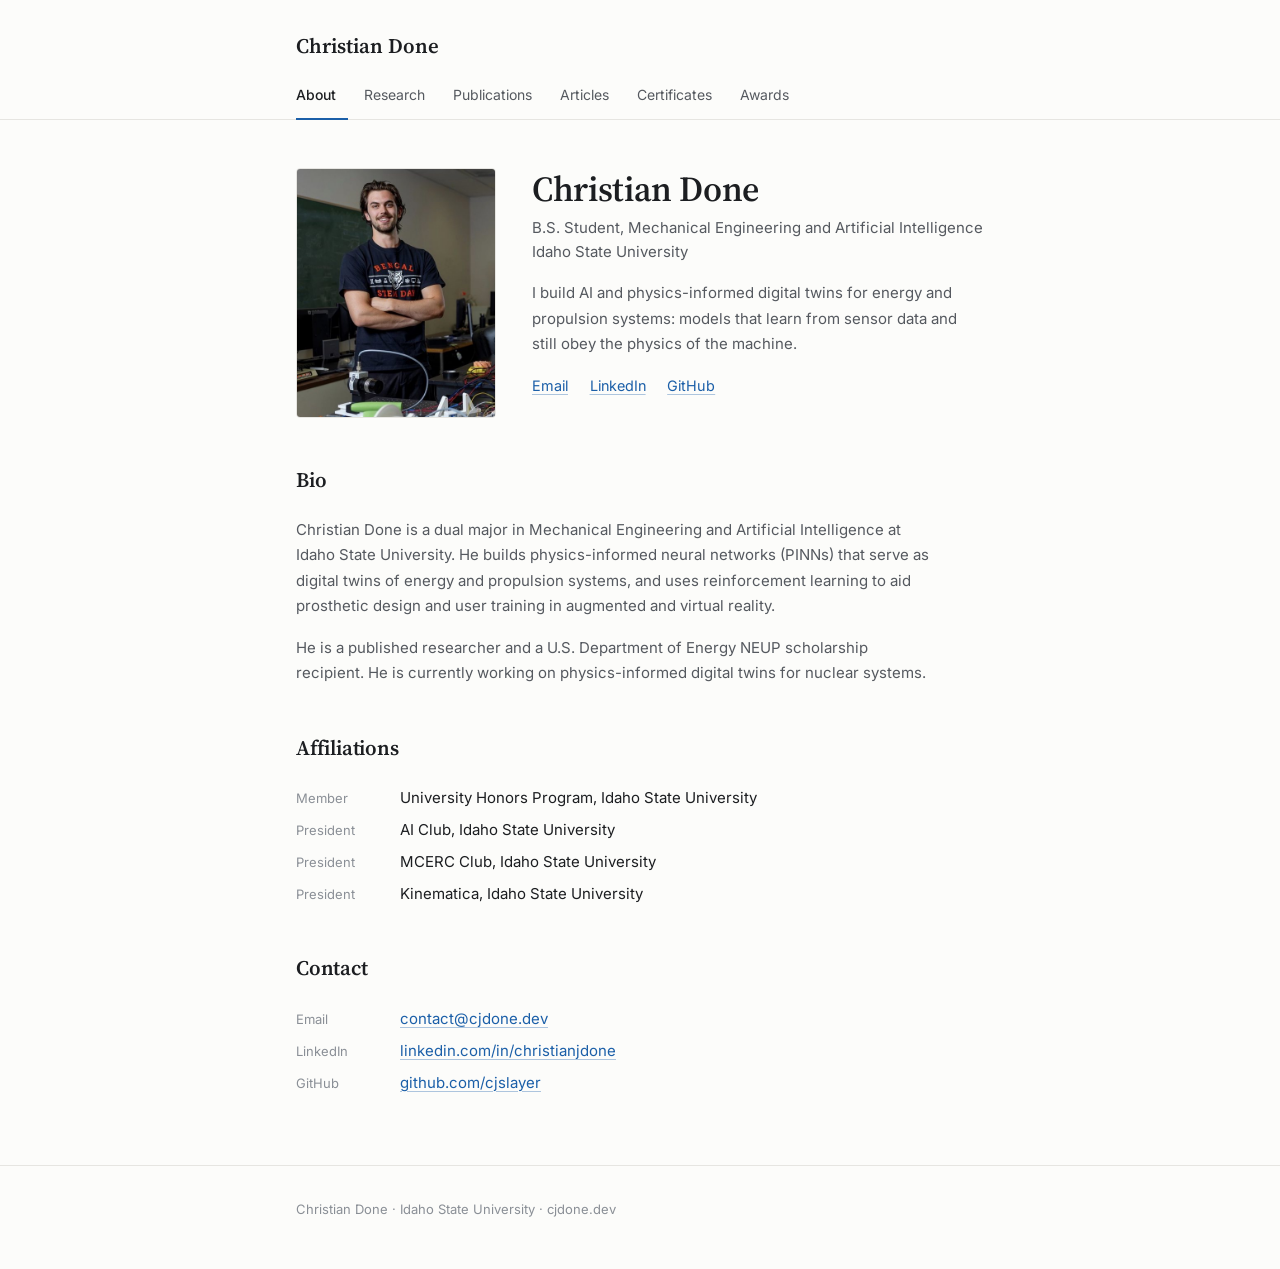
<file: index.html>
<!DOCTYPE html>
<html lang="en">
<head>
<meta charset="UTF-8">
<meta name="viewport" content="width=device-width, initial-scale=1.0">
<title>Christian Done — Idaho State University</title>
<meta name="description" content="Christian Done: dual major in Mechanical Engineering and Artificial Intelligence at Idaho State University. AI and physics-informed digital twins for energy and propulsion systems.">
<link rel="preconnect" href="https://fonts.googleapis.com">
<link rel="preconnect" href="https://fonts.gstatic.com" crossorigin>
<link href="https://fonts.googleapis.com/css2?family=Source+Serif+4:opsz,wght@8..60,500;8..60,600&family=Inter:wght@400;500;600&display=swap" rel="stylesheet">
<link rel="stylesheet" href="style.css">
</head>
<body>

<header class="site-header">
  <div class="wrap">
    <div class="masthead"><a href="index.html">Christian Done</a></div>
    <nav class="site-nav" aria-label="Site">
      <ul>
        <li><a href="index.html" aria-current="page">About</a></li>
        <li><a href="research.html">Research</a></li>
        <li><a href="publications.html">Publications</a></li>
        <li><a href="articles.html">Articles</a></li>
        <li><a href="certificates.html">Certificates</a></li>
        <li><a href="awards.html">Awards</a></li>
      </ul>
    </nav>
  </div>
</header>

<main>
  <div class="wrap">

    <div class="profile">
      <div class="portrait">
        <img src="portrait.jpg" alt="Christian Done in an engineering lab" width="480" height="600">
      </div>
      <div>
        <h1>Christian Done</h1>
        <p class="credentials">
          B.S. Student, Mechanical Engineering and Artificial Intelligence<br>
          Idaho State University
        </p>
        <p class="lede">I build AI and physics-informed digital twins for energy and propulsion systems: models that learn from sensor data and still obey the physics of the machine.</p>
        <div class="profile-links">
          <a href="mailto:contact@cjdone.dev">Email</a>
          <a href="https://www.linkedin.com/in/christianjdone/">LinkedIn</a>
          <a href="https://github.com/cjslayer">GitHub</a>
        </div>
      </div>
    </div>

    <h2>Bio</h2>
    <div class="prose">
      <p>Christian Done is a dual major in Mechanical Engineering and Artificial Intelligence at Idaho State University. He builds physics-informed neural networks (PINNs) that serve as digital twins of energy and propulsion systems, and uses reinforcement learning to aid prosthetic design and user training in augmented and virtual reality.</p>
      <p>He is a published researcher and a U.S. Department of Energy NEUP scholarship recipient. He is currently working on physics-informed digital twins for nuclear systems.</p>
    </div>

    <h2>Affiliations</h2>
    <ul class="contact-list">
      <li><span class="label">Member</span>University Honors Program, Idaho State University</li>
      <li><span class="label">President</span>AI Club, Idaho State University</li>
      <li><span class="label">President</span>MCERC Club, Idaho State University</li>
      <li><span class="label">President</span>Kinematica, Idaho State University</li>
    </ul>

    <h2>Contact</h2>
    <ul class="contact-list">
      <li><span class="label">Email</span><a href="mailto:contact@cjdone.dev">contact@cjdone.dev</a></li>
      <li><span class="label">LinkedIn</span><a href="https://www.linkedin.com/in/christianjdone/">linkedin.com/in/christianjdone</a></li>
      <li><span class="label">GitHub</span><a href="https://github.com/cjslayer">github.com/cjslayer</a></li>
    </ul>

  </div>
</main>

<footer>
  <div class="wrap">Christian Done · Idaho State University · cjdone.dev</div>
</footer>

</body>
</html>
</file>
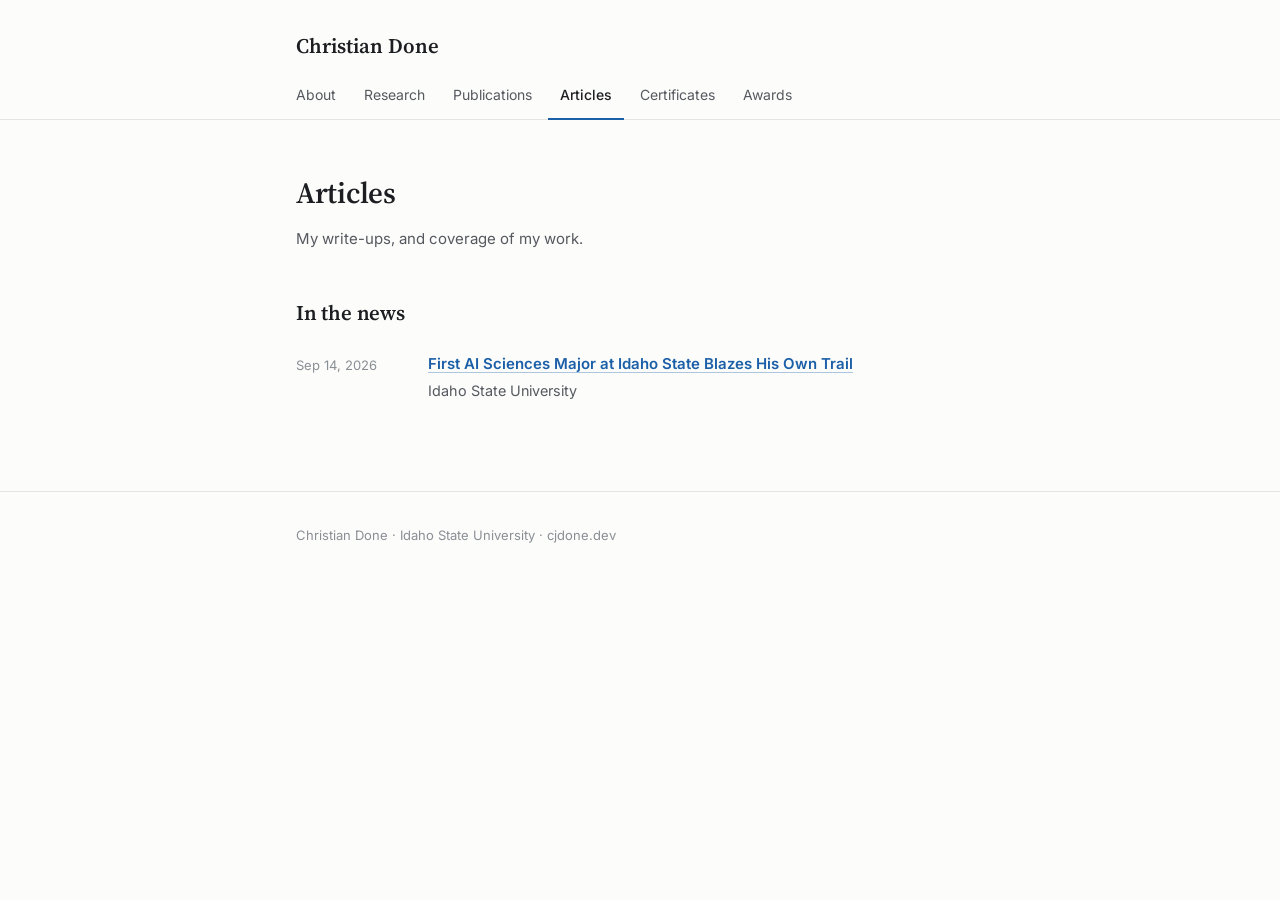
<file: articles.html>
<!DOCTYPE html>
<html lang="en">
<head>
<meta charset="UTF-8">
<meta name="viewport" content="width=device-width, initial-scale=1.0">
<title>Articles — Christian Done</title>
<link rel="preconnect" href="https://fonts.googleapis.com">
<link rel="preconnect" href="https://fonts.gstatic.com" crossorigin>
<link href="https://fonts.googleapis.com/css2?family=Source+Serif+4:opsz,wght@8..60,500;8..60,600&family=Inter:wght@400;500;600&display=swap" rel="stylesheet">
<link rel="stylesheet" href="style.css">
</head>
<body>

<header class="site-header">
  <div class="wrap">
    <div class="masthead"><a href="index.html">Christian Done</a></div>
    <nav class="site-nav" aria-label="Site">
      <ul>
        <li><a href="index.html">About</a></li>
        <li><a href="research.html">Research</a></li>
        <li><a href="publications.html">Publications</a></li>
        <li><a href="articles.html" aria-current="page">Articles</a></li>
        <li><a href="certificates.html">Certificates</a></li>
        <li><a href="awards.html">Awards</a></li>
      </ul>
    </nav>
  </div>
</header>

<main>
  <div class="wrap">
    <h1 class="page-title">Articles</h1>
    <p class="page-sub">My write-ups, and coverage of my work.</p>

    <!-- Each section hides itself while it has no entries (style.css: .article-section). Newest first in each. -->
    <section class="article-section" id="writing">
      <h2>Writing</h2>
      <!-- Add a write-up by copying this block:
      <div class="cv-entry">
        <div class="cv-when">2026-11-21</div>
        <div class="cv-what">
          <h3><a href="articles/2026-11-21-backprop.html">Backpropagation from the chain rule</a></h3>
          <p>One-line summary. <a href="https://www.youtube.com/watch?v=VIDEO_ID">Video</a></p>
        </div>
      </div>
      -->
    </section>

    <section class="article-section" id="in-the-news">
      <h2>In the news</h2>
      <!-- Feature stories about me. Copy this block:
      <div class="cv-entry">
        <div class="cv-when">Sep 14, 2026</div>
        <div class="cv-what">
          <h3><a href="https://example.edu/story.html">Story title</a></h3>
          <p>Publisher</p>
        </div>
      </div>
      -->
      <div class="cv-entry">
        <div class="cv-when">Sep 14, 2026</div>
        <div class="cv-what">
          <h3><a href="https://www.isu.edu/news/2026-fall/first-ai-sciences-major-at-idaho-state-blazes-his-own-trail.html">First AI Sciences Major at Idaho State Blazes His Own Trail</a></h3>
          <p>Idaho State University</p>
        </div>
      </div>
    </section>

    <section class="article-section" id="media">
      <h2>Media</h2>
      <!-- Shorter posts that name me and say something about my work. Copy this block:
      <div class="cv-entry">
        <div class="cv-when">Oct 1, 2026</div>
        <div class="cv-what">
          <h3><a href="https://example.edu/post.html">Post title</a></h3>
          <p>Publisher. One line on what it says about my work.</p>
        </div>
      </div>
      -->
    </section>
  </div>
</main>

<footer>
  <div class="wrap">Christian Done · Idaho State University · cjdone.dev</div>
</footer>

</body>
</html>
</file>
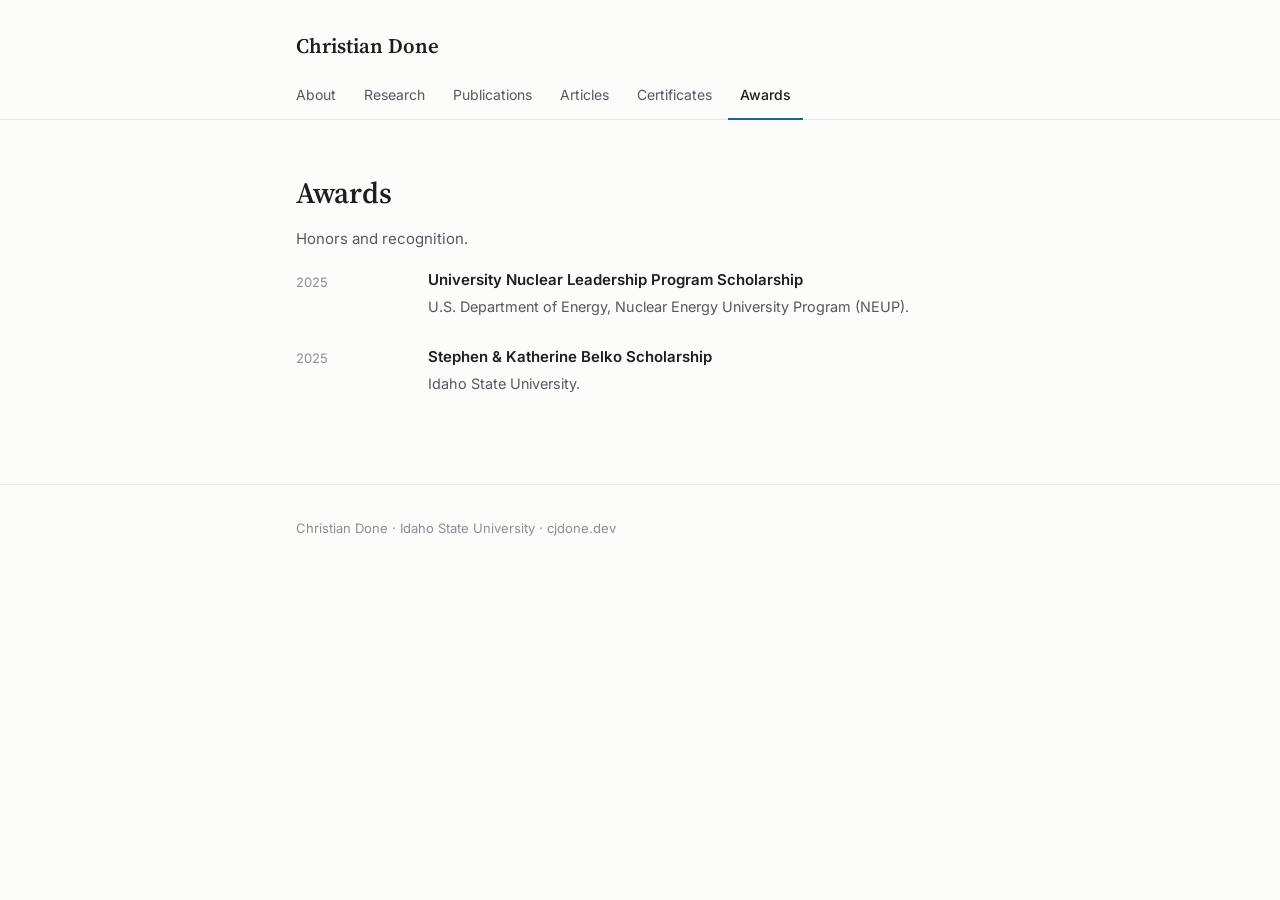
<file: awards.html>
<!DOCTYPE html>
<html lang="en">
<head>
<meta charset="UTF-8">
<meta name="viewport" content="width=device-width, initial-scale=1.0">
<title>Awards — Christian Done</title>
<link rel="preconnect" href="https://fonts.googleapis.com">
<link rel="preconnect" href="https://fonts.gstatic.com" crossorigin>
<link href="https://fonts.googleapis.com/css2?family=Source+Serif+4:opsz,wght@8..60,500;8..60,600&family=Inter:wght@400;500;600&display=swap" rel="stylesheet">
<link rel="stylesheet" href="style.css">
</head>
<body>

<header class="site-header">
  <div class="wrap">
    <div class="masthead"><a href="index.html">Christian Done</a></div>
    <nav class="site-nav" aria-label="Site">
      <ul>
        <li><a href="index.html">About</a></li>
        <li><a href="research.html">Research</a></li>
        <li><a href="publications.html">Publications</a></li>
        <li><a href="articles.html">Articles</a></li>
        <li><a href="certificates.html">Certificates</a></li>
        <li><a href="awards.html" aria-current="page">Awards</a></li>
      </ul>
    </nav>
  </div>
</header>

<main>
  <div class="wrap">
    <h1 class="page-title">Awards</h1>
    <p class="page-sub">Honors and recognition.</p>

    <div class="cv-entry">
      <div class="cv-when">2025</div>
      <div class="cv-what">
        <h3>University Nuclear Leadership Program Scholarship</h3>
        <p>U.S. Department of Energy, Nuclear Energy University Program (NEUP).</p>
      </div>
    </div>
    <div class="cv-entry">
      <div class="cv-when">2025</div>
      <div class="cv-what">
        <h3>Stephen &amp; Katherine Belko Scholarship</h3>
        <p>Idaho State University.</p>
      </div>
    </div>

  </div>
</main>

<footer>
  <div class="wrap">Christian Done · Idaho State University · cjdone.dev</div>
</footer>

</body>
</html>
</file>
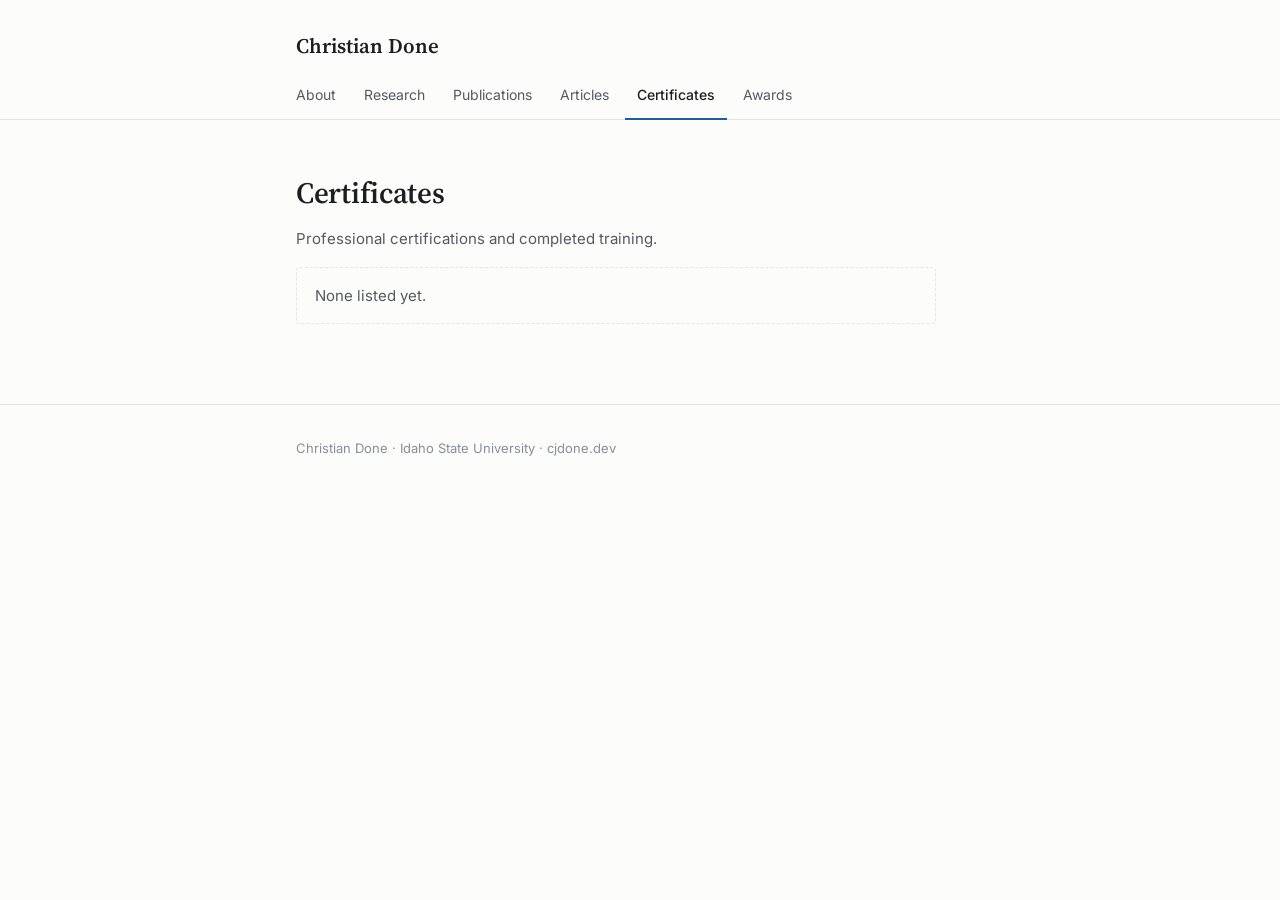
<file: certificates.html>
<!DOCTYPE html>
<html lang="en">
<head>
<meta charset="UTF-8">
<meta name="viewport" content="width=device-width, initial-scale=1.0">
<title>Certificates — Christian Done</title>
<link rel="preconnect" href="https://fonts.googleapis.com">
<link rel="preconnect" href="https://fonts.gstatic.com" crossorigin>
<link href="https://fonts.googleapis.com/css2?family=Source+Serif+4:opsz,wght@8..60,500;8..60,600&family=Inter:wght@400;500;600&display=swap" rel="stylesheet">
<link rel="stylesheet" href="style.css">
</head>
<body>

<header class="site-header">
  <div class="wrap">
    <div class="masthead"><a href="index.html">Christian Done</a></div>
    <nav class="site-nav" aria-label="Site">
      <ul>
        <li><a href="index.html">About</a></li>
        <li><a href="research.html">Research</a></li>
        <li><a href="publications.html">Publications</a></li>
        <li><a href="articles.html">Articles</a></li>
        <li><a href="certificates.html" aria-current="page">Certificates</a></li>
        <li><a href="awards.html">Awards</a></li>
      </ul>
    </nav>
  </div>
</header>

<main>
  <div class="wrap">
    <h1 class="page-title">Certificates</h1>
    <p class="page-sub">Professional certifications and completed training.</p>

    <p class="placeholder-note">None listed yet.</p>

  </div>
</main>

<footer>
  <div class="wrap">Christian Done · Idaho State University · cjdone.dev</div>
</footer>

</body>
</html>
</file>
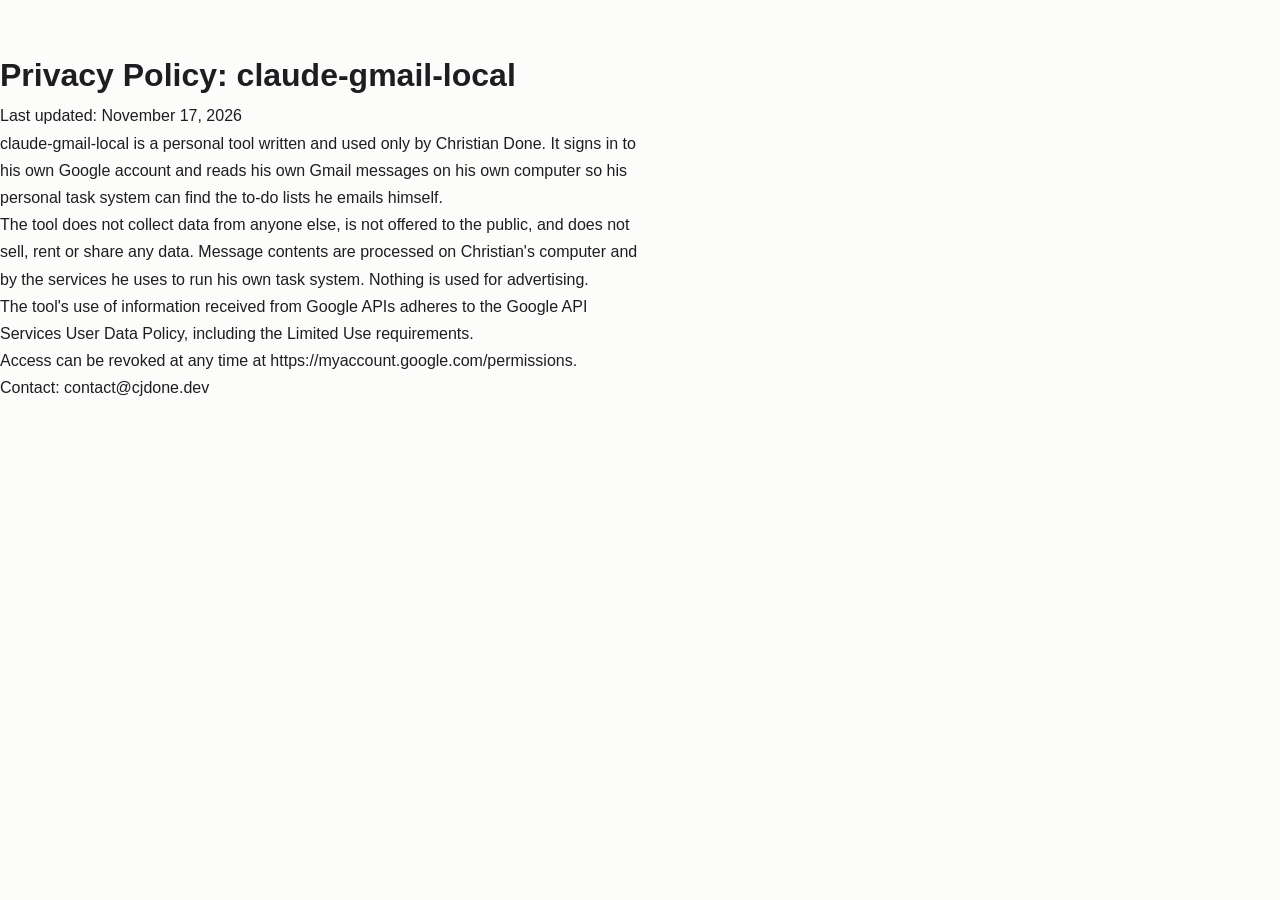
<file: privacy.html>
<!doctype html>
<html lang="en">
<head>
<meta charset="utf-8">
<meta name="viewport" content="width=device-width, initial-scale=1">
<title>Privacy Policy: claude-gmail-local</title>
<link rel="stylesheet" href="style.css">
</head>
<body>
<main>
<h1>Privacy Policy: claude-gmail-local</h1>
<p>Last updated: November 17, 2026</p>
<p>claude-gmail-local is a personal tool written and used only by Christian Done. It signs in to his own Google account and reads his own Gmail messages on his own computer so his personal task system can find the to-do lists he emails himself.</p>
<p>The tool does not collect data from anyone else, is not offered to the public, and does not sell, rent or share any data. Message contents are processed on Christian's computer and by the services he uses to run his own task system. Nothing is used for advertising.</p>
<p>The tool's use of information received from Google APIs adheres to the Google API Services User Data Policy, including the Limited Use requirements.</p>
<p>Access can be revoked at any time at https://myaccount.google.com/permissions.</p>
<p>Contact: contact@cjdone.dev</p>
</main>
</body>
</html>
</file>
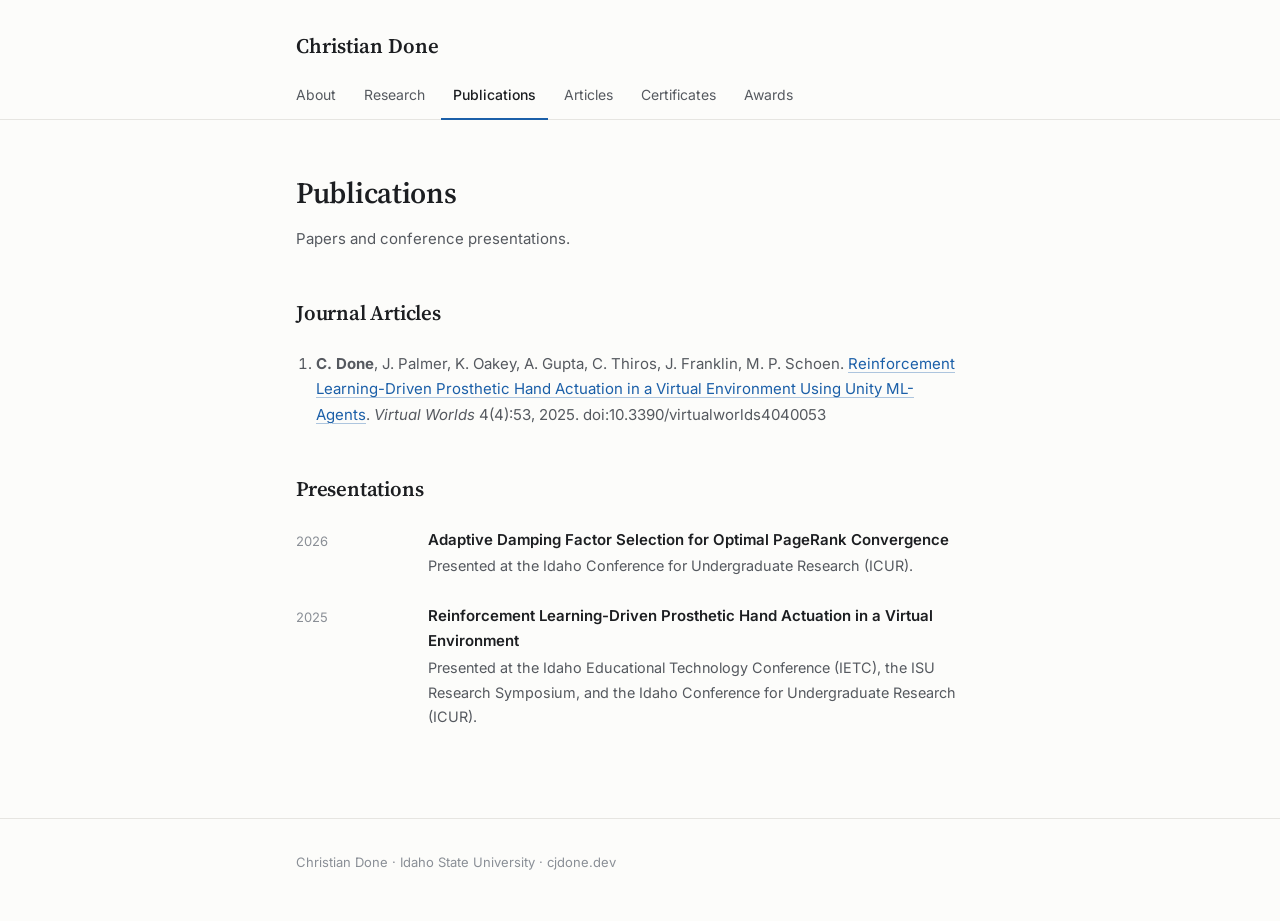
<file: publications.html>
<!DOCTYPE html>
<html lang="en">
<head>
<meta charset="UTF-8">
<meta name="viewport" content="width=device-width, initial-scale=1.0">
<title>Publications — Christian Done</title>
<link rel="preconnect" href="https://fonts.googleapis.com">
<link rel="preconnect" href="https://fonts.gstatic.com" crossorigin>
<link href="https://fonts.googleapis.com/css2?family=Source+Serif+4:opsz,wght@8..60,500;8..60,600&family=Inter:wght@400;500;600&display=swap" rel="stylesheet">
<link rel="stylesheet" href="style.css">
</head>
<body>

<header class="site-header">
  <div class="wrap">
    <div class="masthead"><a href="index.html">Christian Done</a></div>
    <nav class="site-nav" aria-label="Site">
      <ul>
        <li><a href="index.html">About</a></li>
        <li><a href="research.html">Research</a></li>
        <li><a href="publications.html" aria-current="page">Publications</a></li>
        <li><a href="articles.html">Articles</a></li>
        <li><a href="certificates.html">Certificates</a></li>
        <li><a href="awards.html">Awards</a></li>
      </ul>
    </nav>
  </div>
</header>

<main>
  <div class="wrap">
    <h1 class="page-title">Publications</h1>
    <p class="page-sub">Papers and conference presentations.</p>

    <h2>Journal Articles</h2>
    <ol class="pub-list">
      <li><strong>C. Done</strong>, J. Palmer, K. Oakey, A. Gupta, C. Thiros, J. Franklin, M. P. Schoen. <a href="https://doi.org/10.3390/virtualworlds4040053">Reinforcement Learning-Driven Prosthetic Hand Actuation in a Virtual Environment Using Unity ML-Agents</a>. <em>Virtual Worlds</em> 4(4):53, 2025. doi:10.3390/virtualworlds4040053</li>
    </ol>

    <h2>Presentations</h2>
    <div class="cv-entry">
      <div class="cv-when">2026</div>
      <div class="cv-what">
        <h3>Adaptive Damping Factor Selection for Optimal PageRank Convergence</h3>
        <p>Presented at the Idaho Conference for Undergraduate Research (ICUR).</p>
      </div>
    </div>
    <div class="cv-entry">
      <div class="cv-when">2025</div>
      <div class="cv-what">
        <h3>Reinforcement Learning-Driven Prosthetic Hand Actuation in a Virtual Environment</h3>
        <p>Presented at the Idaho Educational Technology Conference (IETC), the ISU Research Symposium, and the Idaho Conference for Undergraduate Research (ICUR).</p>
      </div>
    </div>

  </div>
</main>

<footer>
  <div class="wrap">Christian Done · Idaho State University · cjdone.dev</div>
</footer>

</body>
</html>
</file>
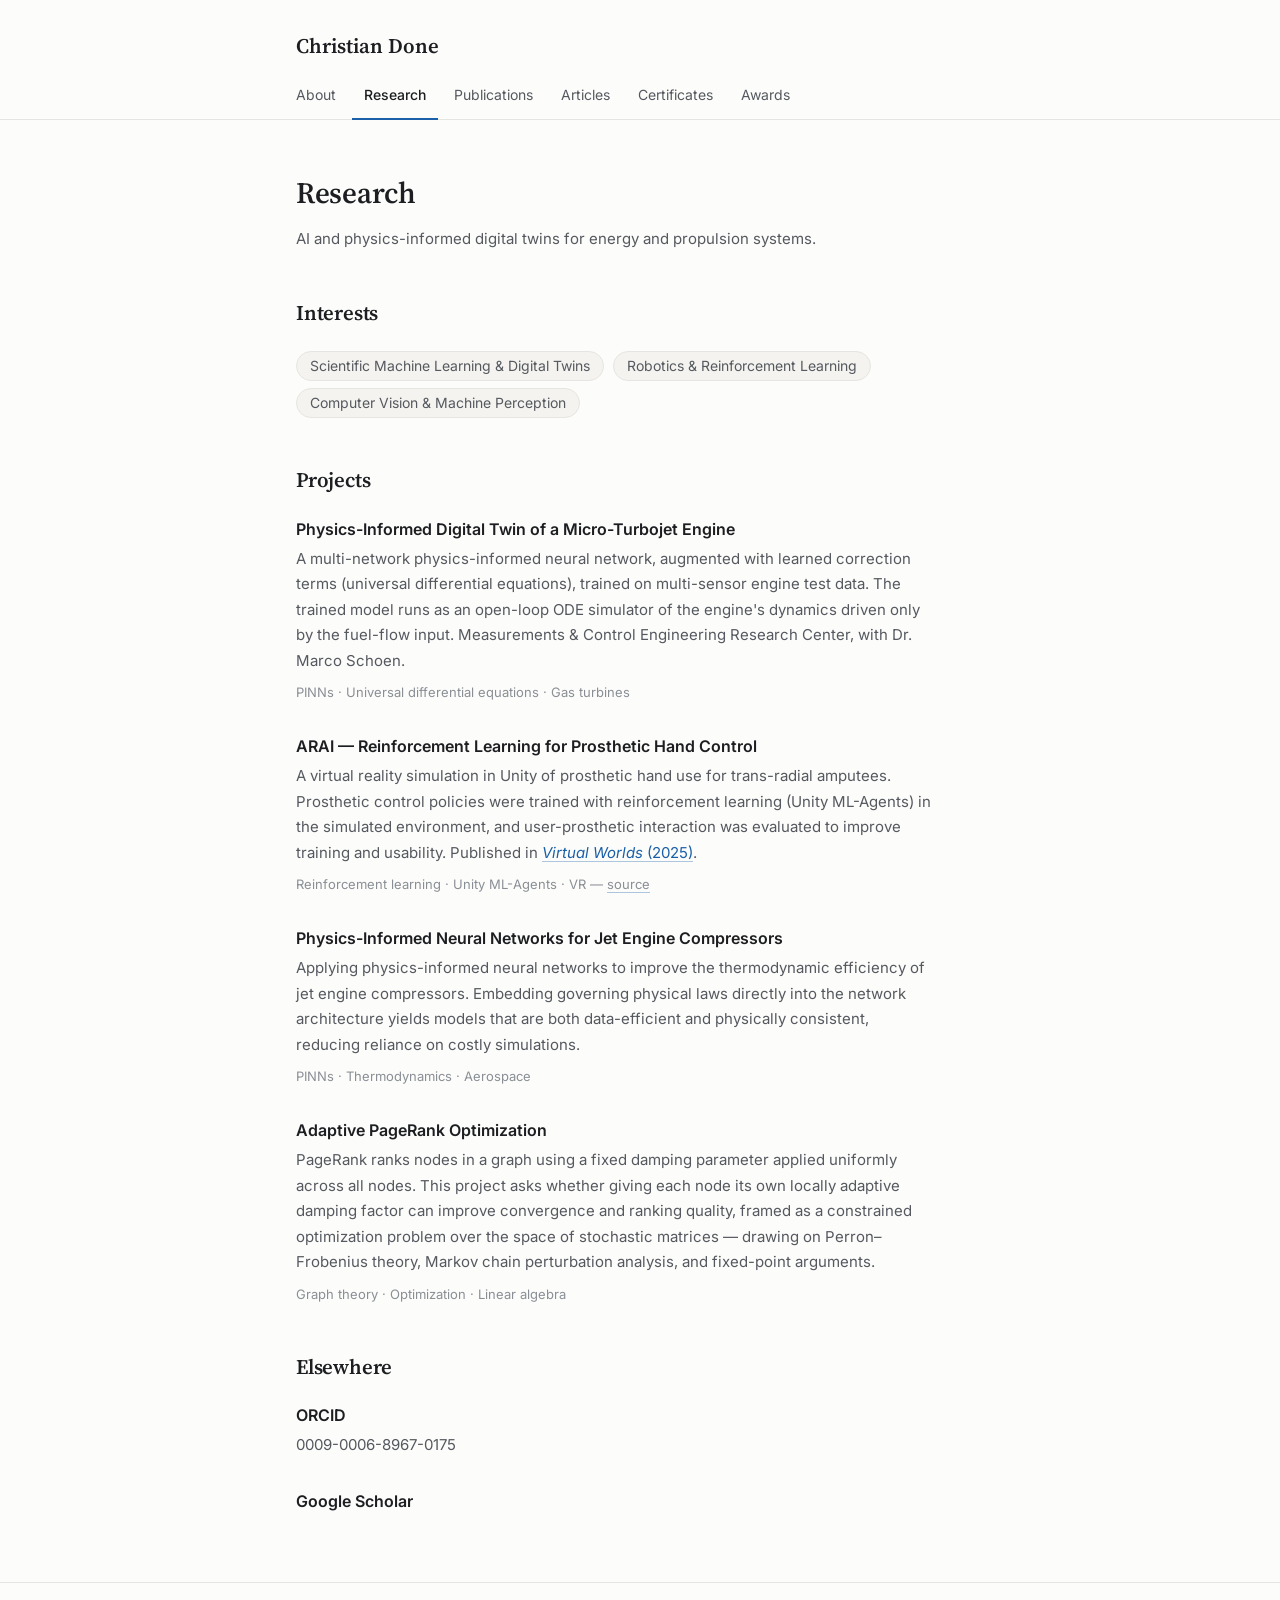
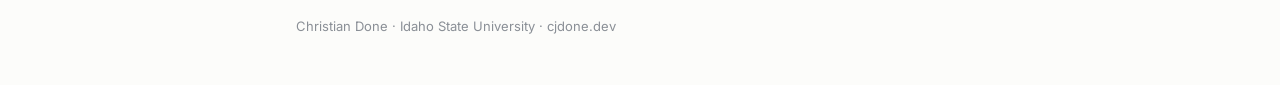
<file: research.html>
<!DOCTYPE html>
<html lang="en">
<head>
<meta charset="UTF-8">
<meta name="viewport" content="width=device-width, initial-scale=1.0">
<title>Research — Christian Done</title>
<link rel="preconnect" href="https://fonts.googleapis.com">
<link rel="preconnect" href="https://fonts.gstatic.com" crossorigin>
<link href="https://fonts.googleapis.com/css2?family=Source+Serif+4:opsz,wght@8..60,500;8..60,600&family=Inter:wght@400;500;600&display=swap" rel="stylesheet">
<link rel="stylesheet" href="style.css">
</head>
<body>

<header class="site-header">
  <div class="wrap">
    <div class="masthead"><a href="index.html">Christian Done</a></div>
    <nav class="site-nav" aria-label="Site">
      <ul>
        <li><a href="index.html">About</a></li>
        <li><a href="research.html" aria-current="page">Research</a></li>
        <li><a href="publications.html">Publications</a></li>
        <li><a href="articles.html">Articles</a></li>
        <li><a href="certificates.html">Certificates</a></li>
        <li><a href="awards.html">Awards</a></li>
      </ul>
    </nav>
  </div>
</header>

<main>
  <div class="wrap">
    <h1 class="page-title">Research</h1>
    <p class="page-sub">AI and physics-informed digital twins for energy and propulsion systems.</p>

    <h2>Interests</h2>
    <ul class="tag-list">
      <li>Scientific Machine Learning &amp; Digital Twins</li>
      <li>Robotics &amp; Reinforcement Learning</li>
      <li>Computer Vision &amp; Machine Perception</li>
    </ul>

    <h2>Projects</h2>

    <div class="item">
      <h3>Physics-Informed Digital Twin of a Micro-Turbojet Engine</h3>
      <p>A multi-network physics-informed neural network, augmented with learned correction terms (universal differential equations), trained on multi-sensor engine test data. The trained model runs as an open-loop ODE simulator of the engine's dynamics driven only by the fuel-flow input. Measurements &amp; Control Engineering Research Center, with Dr. Marco Schoen.</p>
      <div class="meta">PINNs · Universal differential equations · Gas turbines</div>
    </div>

    <div class="item">
      <h3><a href="https://github.com/palmjad2/Augmented-Reality-Artificial-Intelligence">ARAI — Reinforcement Learning for Prosthetic Hand Control</a></h3>
      <p>A virtual reality simulation in Unity of prosthetic hand use for trans-radial amputees. Prosthetic control policies were trained with reinforcement learning (Unity ML-Agents) in the simulated environment, and user-prosthetic interaction was evaluated to improve training and usability. Published in <a href="https://doi.org/10.3390/virtualworlds4040053"><em>Virtual Worlds</em> (2025)</a>.</p>
      <div class="meta">Reinforcement learning · Unity ML-Agents · VR — <a href="https://github.com/palmjad2/Augmented-Reality-Artificial-Intelligence">source</a></div>
    </div>

    <div class="item">
      <h3>Physics-Informed Neural Networks for Jet Engine Compressors</h3>
      <p>Applying physics-informed neural networks to improve the thermodynamic efficiency of jet engine compressors. Embedding governing physical laws directly into the network architecture yields models that are both data-efficient and physically consistent, reducing reliance on costly simulations.</p>
      <div class="meta">PINNs · Thermodynamics · Aerospace</div>
    </div>

    <div class="item">
      <h3>Adaptive PageRank Optimization</h3>
      <p>PageRank ranks nodes in a graph using a fixed damping parameter applied uniformly across all nodes. This project asks whether giving each node its own locally adaptive damping factor can improve convergence and ranking quality, framed as a constrained optimization problem over the space of stochastic matrices — drawing on Perron–Frobenius theory, Markov chain perturbation analysis, and fixed-point arguments.</p>
      <div class="meta">Graph theory · Optimization · Linear algebra</div>
    </div>

    <h2>Elsewhere</h2>
    <div class="item">
      <h3><a href="https://orcid.org/0009-0006-8967-0175">ORCID</a></h3>
      <p>0009-0006-8967-0175</p>
    </div>
    <div class="item">
      <h3><a href="https://scholar.google.com/citations?user=1trJpLQAAAAJ">Google Scholar</a></h3>
    </div>
  </div>
</main>

<footer>
  <div class="wrap">Christian Done · Idaho State University · cjdone.dev</div>
</footer>

</body>
</html>
</file>
<file: style.css>
:root {
  --bg: #FCFCFA;
  --ink: #1C1E21;
  --ink-soft: #55595F;
  --ink-faint: #8A8F96;
  --accent: #1B5FA8;
  --hairline: #E6E5E1;
  --band: #F4F3EF;
  --serif: 'Source Serif 4', Georgia, serif;
  --sans: 'Inter', -apple-system, BlinkMacSystemFont, 'Segoe UI', sans-serif;
}
* { box-sizing: border-box; margin: 0; padding: 0; }
html { scroll-behavior: smooth; }
@media (prefers-reduced-motion: reduce) { html { scroll-behavior: auto; } }
body {
  font-family: var(--sans);
  background: var(--bg);
  color: var(--ink);
  font-size: 16px;
  line-height: 1.7;
  -webkit-font-smoothing: antialiased;
}
.wrap { max-width: 46rem; margin: 0 auto; padding: 0 1.5rem; }

a { color: var(--accent); text-decoration: underline; text-decoration-thickness: 1px; text-underline-offset: 3px; text-decoration-color: rgba(27,95,168,0.35); transition: text-decoration-color 0.15s ease; }
a:hover { text-decoration-color: var(--accent); }
a:focus-visible { outline: 2px solid var(--accent); outline-offset: 3px; border-radius: 2px; }

.site-header { border-bottom: 1px solid var(--hairline); background: var(--bg); }
.masthead { padding: 1.75rem 0 0.5rem; }
.masthead a { font-family: var(--serif); font-size: 1.3rem; font-weight: 600; color: var(--ink); text-decoration: none; }
.site-nav ul { display: flex; gap: 0.25rem; list-style: none; flex-wrap: wrap; padding: 0.25rem 0 0; }
.site-nav a { display: inline-block; font-size: 0.875rem; color: var(--ink-soft); text-decoration: none; padding: 0.5rem 0.75rem 0.65rem; border-bottom: 2px solid transparent; margin-bottom: -1px; }
.site-nav a:hover { color: var(--ink); }
.site-nav a[aria-current="page"] { color: var(--ink); border-bottom-color: var(--accent); font-weight: 500; }
.site-nav li:first-child a { padding-left: 0; }

main { padding: 3rem 0 4rem; }

.page-title { font-family: var(--serif); font-size: 1.85rem; font-weight: 600; letter-spacing: -0.01em; margin-bottom: 0.5rem; }
.page-sub { color: var(--ink-soft); font-size: 0.9375rem; margin-bottom: 2.5rem; }

h2 { font-family: var(--serif); font-size: 1.3rem; font-weight: 600; letter-spacing: -0.01em; margin: 2.75rem 0 1.25rem; }
h2:first-child { margin-top: 0; }

.profile { display: grid; grid-template-columns: 200px 1fr; gap: 2.25rem; align-items: start; margin-bottom: 1rem; }
@media (max-width: 620px) { .profile { grid-template-columns: 1fr; } .portrait { max-width: 220px; } }
.portrait { aspect-ratio: 4 / 5; width: 100%; background: var(--band); border: 1px solid var(--hairline); border-radius: 4px; display: flex; align-items: center; justify-content: center; overflow: hidden; }
.portrait img { width: 100%; height: 100%; object-fit: cover; display: block; }
.portrait .initials { font-family: var(--serif); font-size: 3rem; color: var(--ink-faint); }
.profile h1 { font-family: var(--serif); font-size: clamp(1.7rem, 4.5vw, 2.2rem); font-weight: 600; line-height: 1.2; letter-spacing: -0.01em; margin-bottom: 0.4rem; }
.credentials { color: var(--ink-soft); font-size: 0.9375rem; line-height: 1.6; margin-bottom: 1rem; }
.profile p.lede { color: var(--ink-soft); font-size: 0.9375rem; }
.profile-links { margin-top: 1.1rem; font-size: 0.9rem; }
.profile-links a { margin-right: 1.1rem; }

.item { margin-bottom: 2rem; }
.item:last-child { margin-bottom: 0; }
.item h3 { font-size: 1rem; font-weight: 600; line-height: 1.4; margin-bottom: 0.35rem; }
.item h3 a { color: var(--ink); text-decoration: none; }
.item h3 a:hover { color: var(--accent); }
.item p { font-size: 0.9375rem; color: var(--ink-soft); }
.item .meta { font-size: 0.8125rem; color: var(--ink-faint); margin-top: 0.5rem; }
.item .meta a { color: var(--ink-faint); }
.item .meta a:hover { color: var(--accent); }

p { max-width: 40rem; }
main > .wrap > p, .prose p { font-size: 0.9375rem; color: var(--ink-soft); margin-bottom: 1rem; }

.tag-list { list-style: none; display: flex; flex-wrap: wrap; gap: 0.4rem 0.6rem; font-size: 0.875rem; color: var(--ink-soft); }
.tag-list li { background: var(--band); border: 1px solid var(--hairline); border-radius: 999px; padding: 0.15rem 0.8rem; }
ol.pub-list { padding-left: 1.25rem; font-size: 0.9375rem; color: var(--ink-soft); }
ol.pub-list li { margin-bottom: 1rem; max-width: 40rem; }

.cv-entry { display: grid; grid-template-columns: 7rem 1fr; gap: 1.25rem; margin-bottom: 1.5rem; }
@media (max-width: 620px) { .cv-entry { grid-template-columns: 1fr; gap: 0.15rem; } }
.cv-when { font-size: 0.8125rem; color: var(--ink-faint); padding-top: 0.2rem; }
.cv-what h3 { font-size: 0.9375rem; font-weight: 600; margin-bottom: 0.15rem; }
.cv-what p { font-size: 0.9rem; color: var(--ink-soft); }

.article-section:not(:has(.cv-entry)) { display: none; }
.article-section h2 { margin-top: 2.75rem; }
.placeholder-note { font-size: 0.875rem; color: var(--ink-faint); border: 1px dashed var(--hairline); border-radius: 4px; padding: 0.9rem 1.1rem; max-width: 40rem; }

.contact-list { list-style: none; font-size: 0.9375rem; }
.contact-list li { margin-bottom: 0.4rem; }
.contact-list .label { display: inline-block; width: 6.5rem; color: var(--ink-faint); font-size: 0.8125rem; }

footer { border-top: 1px solid var(--hairline); padding: 2rem 0 3rem; font-size: 0.8125rem; color: var(--ink-faint); }
</file>
